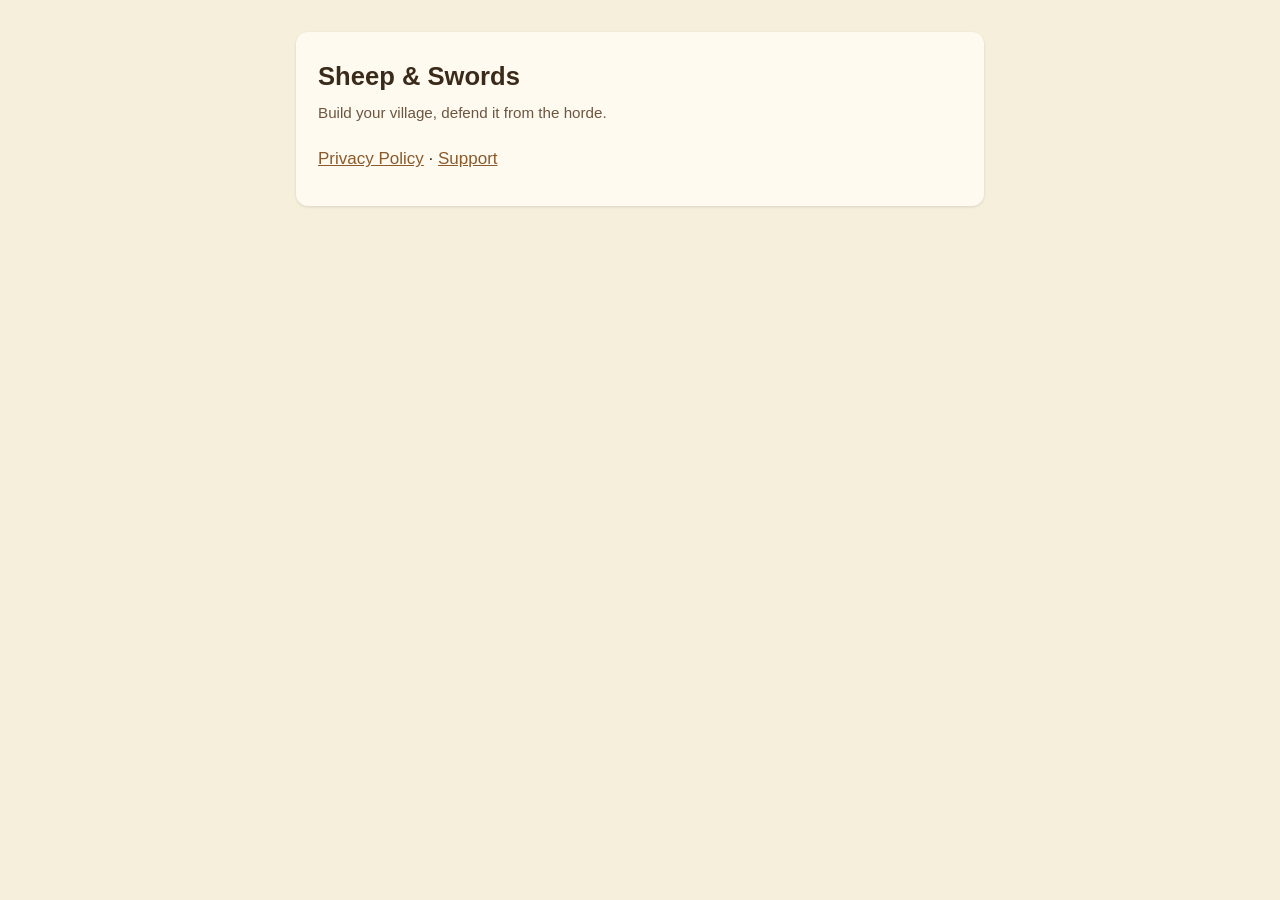
<file: index.html>
<!doctype html>
<html lang="en">
<head>
<meta charset="utf-8">
<meta name="viewport" content="width=device-width, initial-scale=1">
<title>Sheep &amp; Swords</title>
<link rel="stylesheet" href="style.css">
</head>
<body><main><div class="card">
<h1>Sheep &amp; Swords</h1>
<p class="sub">Build your village, defend it from the horde.</p>
<p><a href="privacy.html">Privacy Policy</a> · <a href="support.html">Support</a></p>
</div></main></body>
</html>
</file>
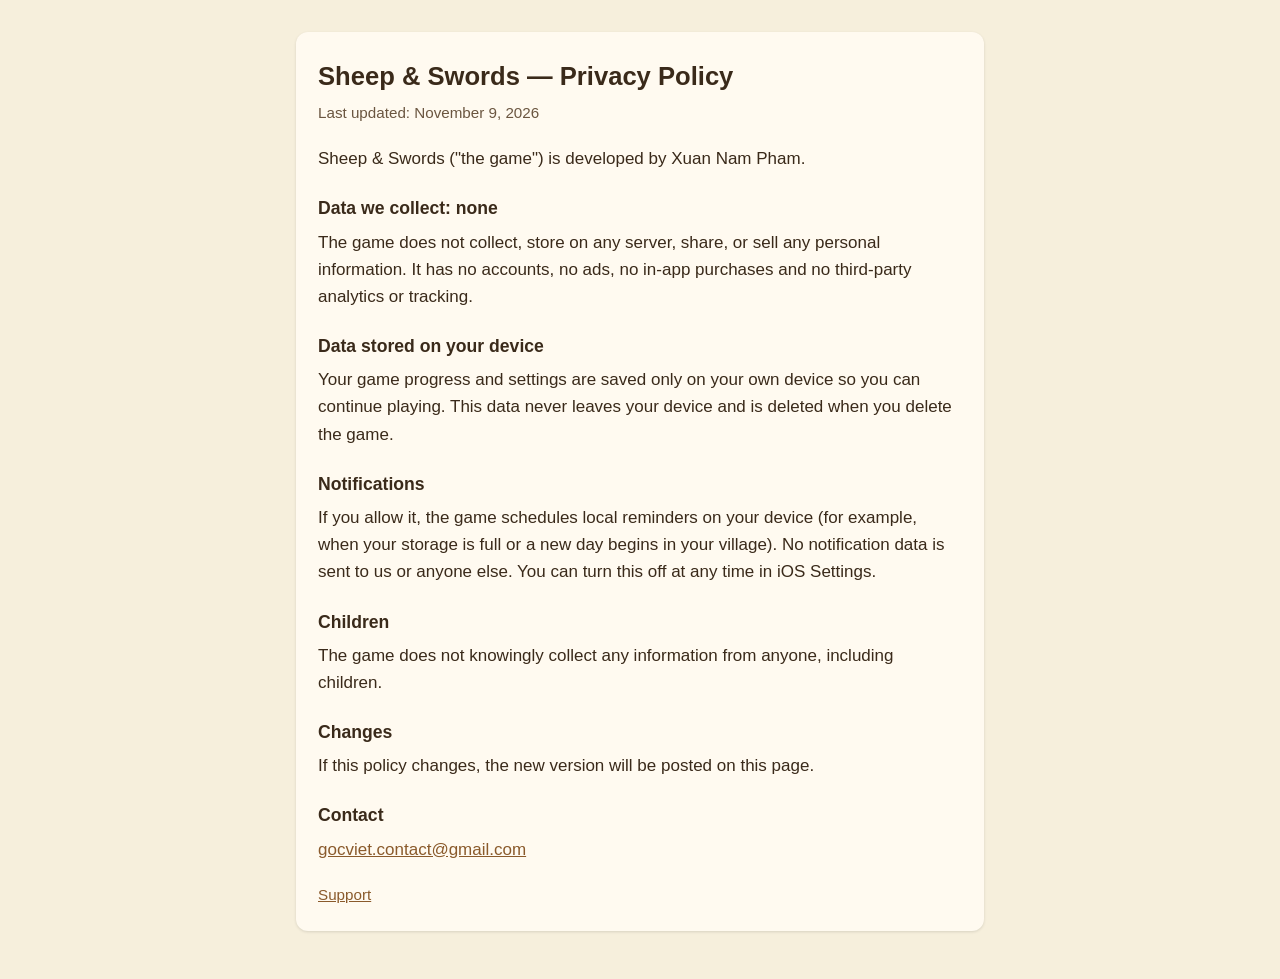
<file: privacy.html>
<!doctype html>
<html lang="en">
<head>
<meta charset="utf-8">
<meta name="viewport" content="width=device-width, initial-scale=1">
<title>Sheep &amp; Swords — Privacy Policy</title>
<link rel="stylesheet" href="style.css">
</head>
<body><main><div class="card">
<h1>Sheep &amp; Swords — Privacy Policy</h1>
<p class="sub">Last updated: November 9, 2026</p>
<p>Sheep &amp; Swords ("the game") is developed by Xuan Nam Pham.</p>
<h2>Data we collect: none</h2>
<p>The game does not collect, store on any server, share, or sell any personal information. It has no accounts, no ads, no in-app purchases and no third-party analytics or tracking.</p>
<h2>Data stored on your device</h2>
<p>Your game progress and settings are saved only on your own device so you can continue playing. This data never leaves your device and is deleted when you delete the game.</p>
<h2>Notifications</h2>
<p>If you allow it, the game schedules local reminders on your device (for example, when your storage is full or a new day begins in your village). No notification data is sent to us or anyone else. You can turn this off at any time in iOS Settings.</p>
<h2>Children</h2>
<p>The game does not knowingly collect any information from anyone, including children.</p>
<h2>Changes</h2>
<p>If this policy changes, the new version will be posted on this page.</p>
<h2>Contact</h2>
<p><a href="mailto:gocviet.contact@gmail.com">gocviet.contact@gmail.com</a></p>
<nav><a href="support.html">Support</a></nav>
</div></main></body>
</html>
</file>
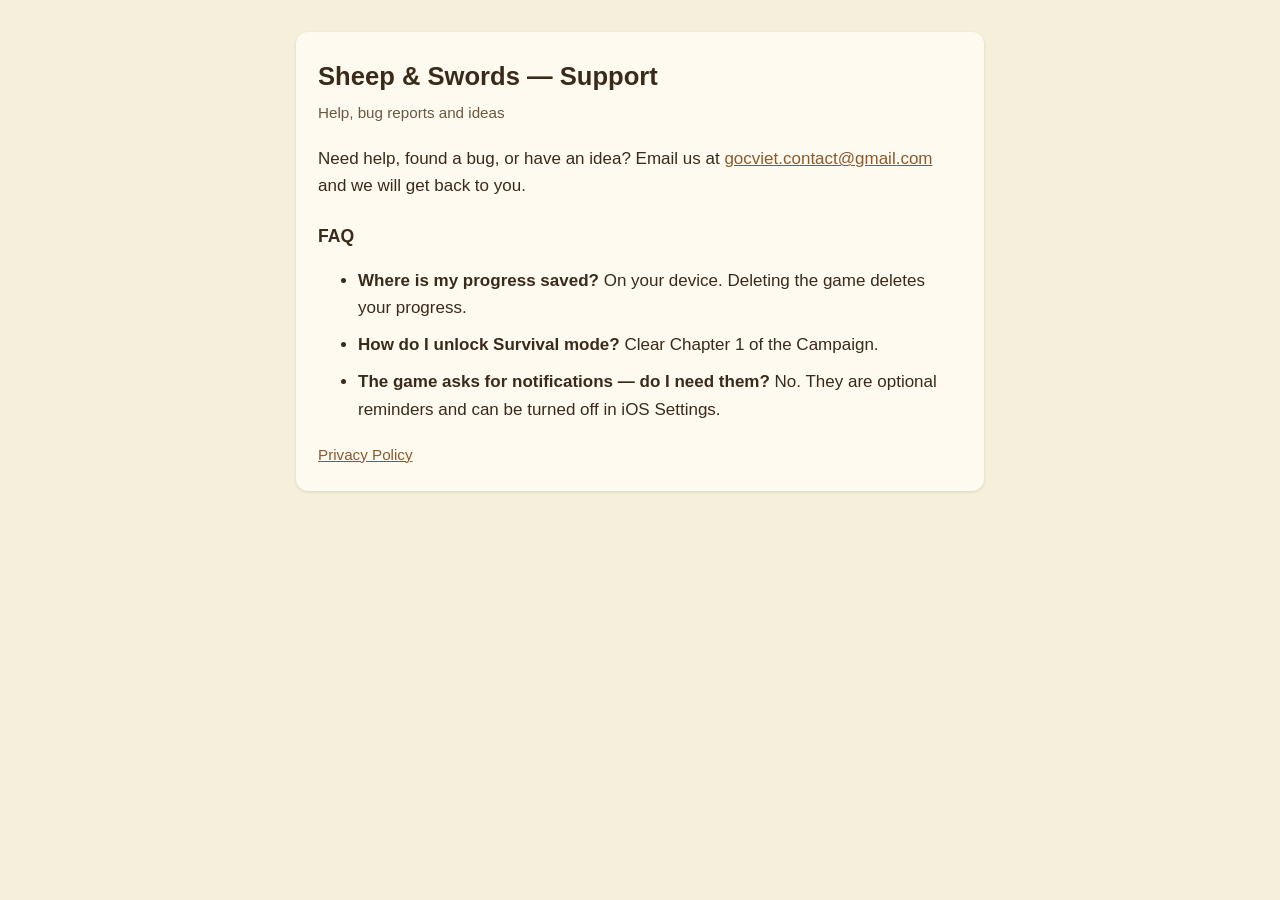
<file: support.html>
<!doctype html>
<html lang="en">
<head>
<meta charset="utf-8">
<meta name="viewport" content="width=device-width, initial-scale=1">
<title>Sheep &amp; Swords — Support</title>
<link rel="stylesheet" href="style.css">
</head>
<body><main><div class="card">
<h1>Sheep &amp; Swords — Support</h1>
<p class="sub">Help, bug reports and ideas</p>
<p>Need help, found a bug, or have an idea? Email us at <a href="mailto:gocviet.contact@gmail.com">gocviet.contact@gmail.com</a> and we will get back to you.</p>
<h2>FAQ</h2>
<ul>
<li><strong>Where is my progress saved?</strong> On your device. Deleting the game deletes your progress.</li>
<li><strong>How do I unlock Survival mode?</strong> Clear Chapter 1 of the Campaign.</li>
<li><strong>The game asks for notifications — do I need them?</strong> No. They are optional reminders and can be turned off in iOS Settings.</li>
</ul>
<nav><a href="privacy.html">Privacy Policy</a></nav>
</div></main></body>
</html>
</file>
<file: style.css>
:root { --bg: #f6efdc; --ink: #3a2a1a; --muted: #6b5640; --accent: #8a5a2b; --card: #fffaf0; }
@media (prefers-color-scheme: dark) { :root { --bg: #1d1812; --ink: #f1e6d2; --muted: #c9b79c; --accent: #e0a868; --card: #2a231a; } }
* { box-sizing: border-box; }
body { margin: 0; background: var(--bg); color: var(--ink); font: 17px/1.6 -apple-system, BlinkMacSystemFont, "Segoe UI", Roboto, sans-serif; }
main { max-width: 720px; margin: 0 auto; padding: 32px 16px 48px; }
.card { background: var(--card); border-radius: 12px; padding: 24px 22px; box-shadow: 0 1px 3px rgba(0,0,0,.12); }
h1 { font-size: 1.6rem; margin: 0 0 4px; }
.sub { color: var(--muted); margin: 0 0 20px; font-size: .95rem; }
h2 { font-size: 1.1rem; margin: 22px 0 6px; }
p, li { margin: 0 0 10px; }
a { color: var(--accent); }
nav { margin-top: 20px; font-size: .95rem; }
</file>
